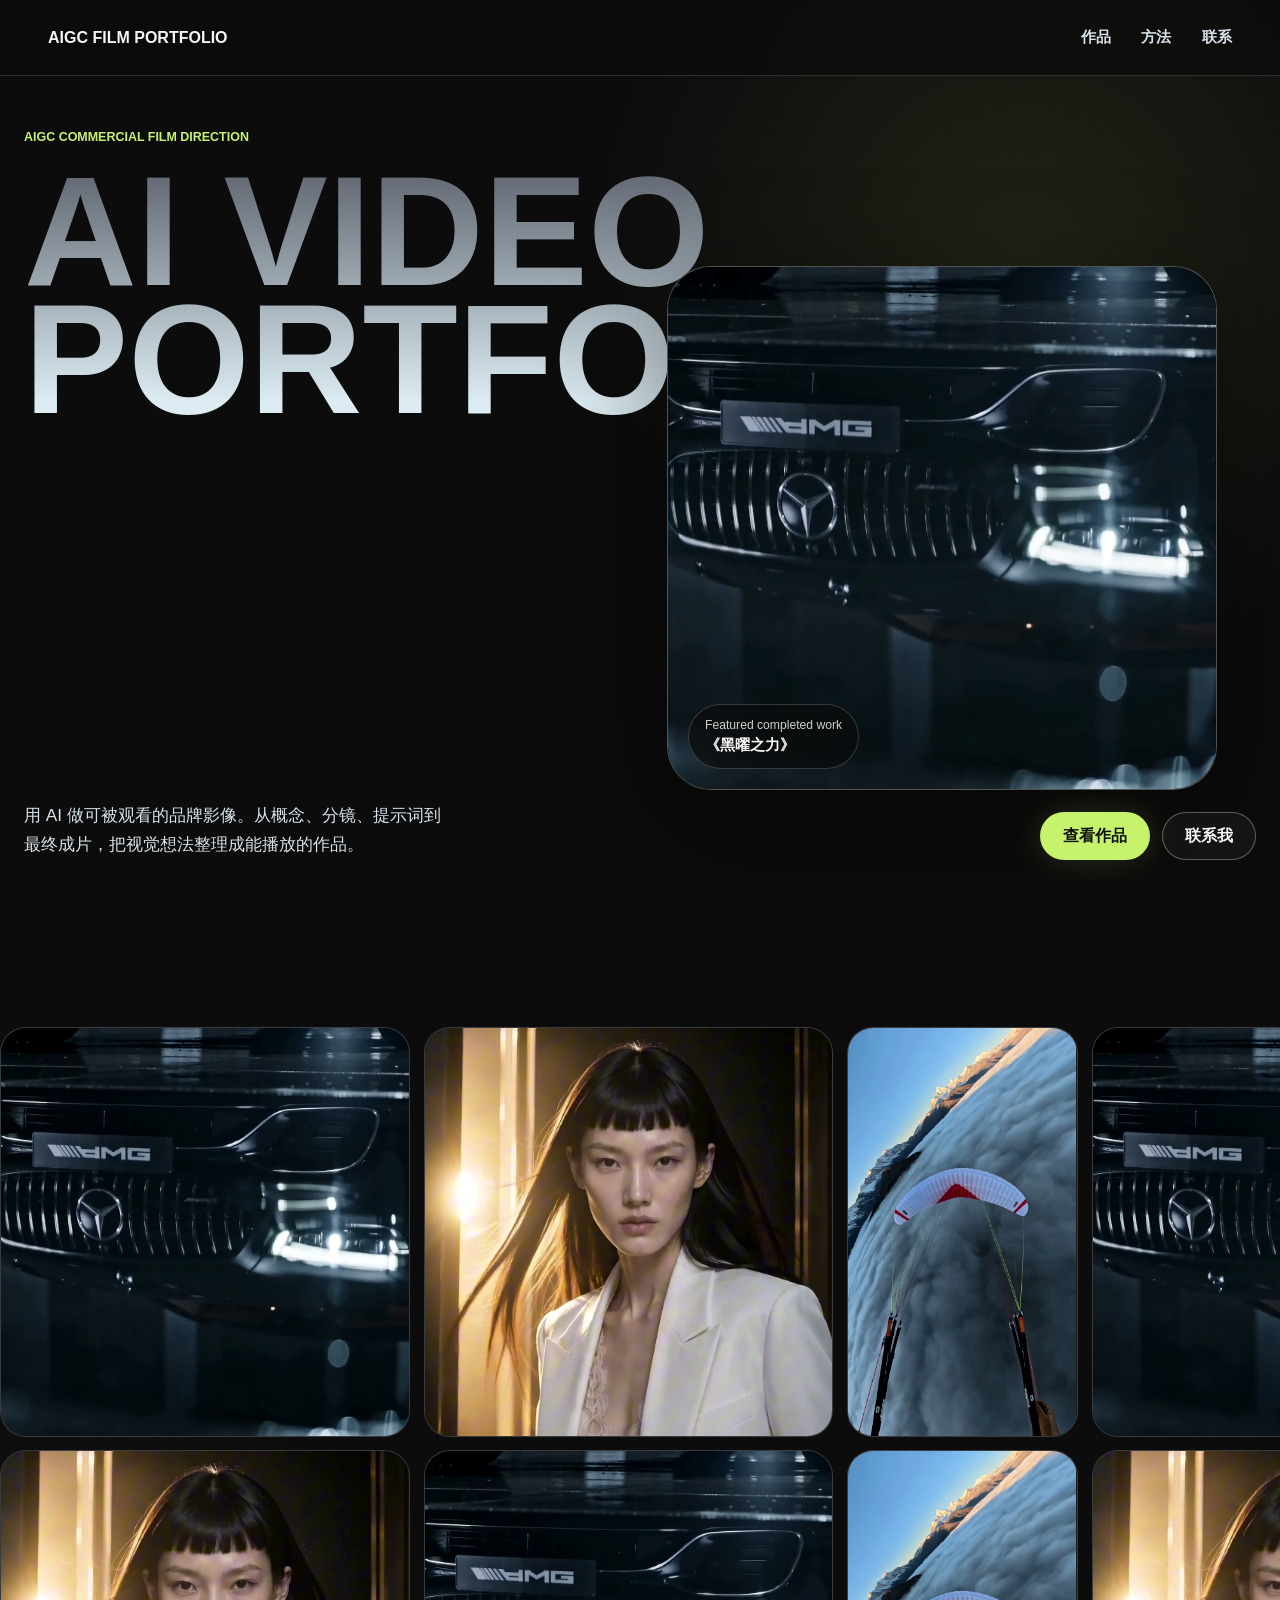
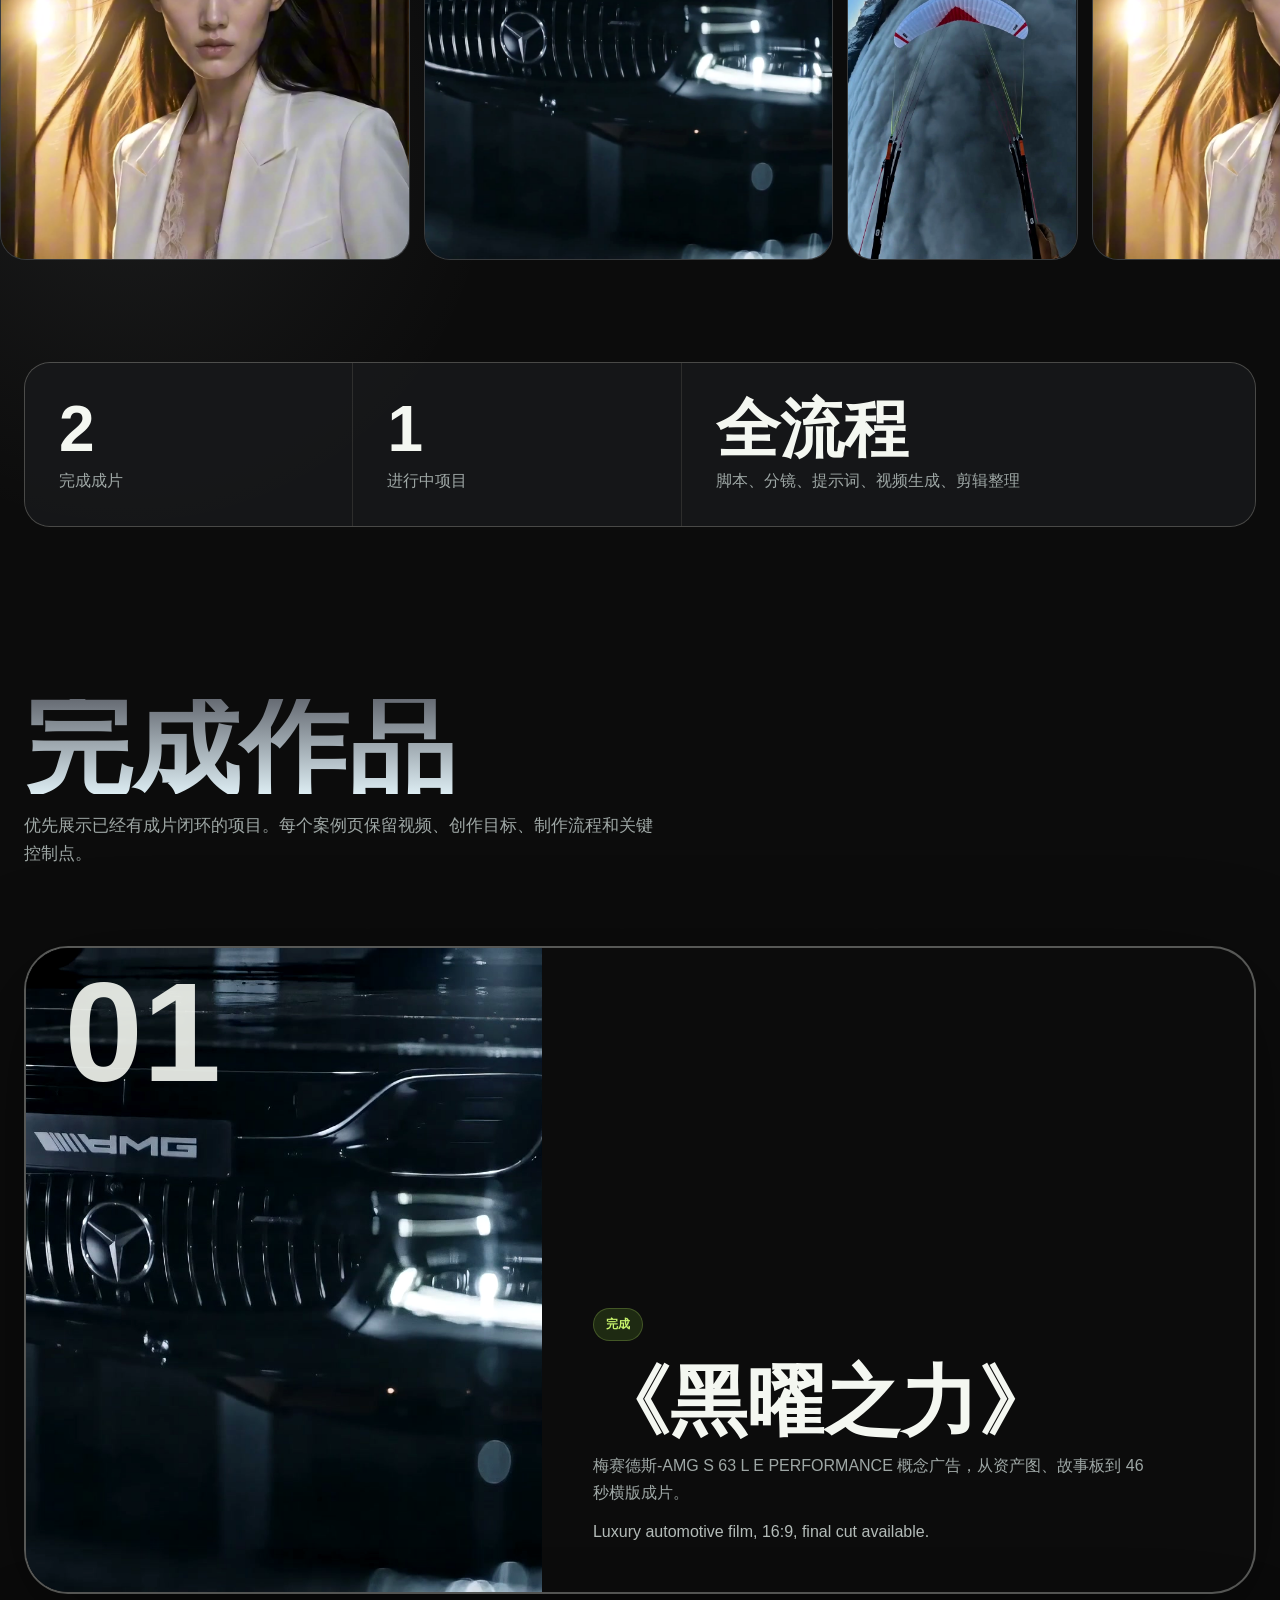
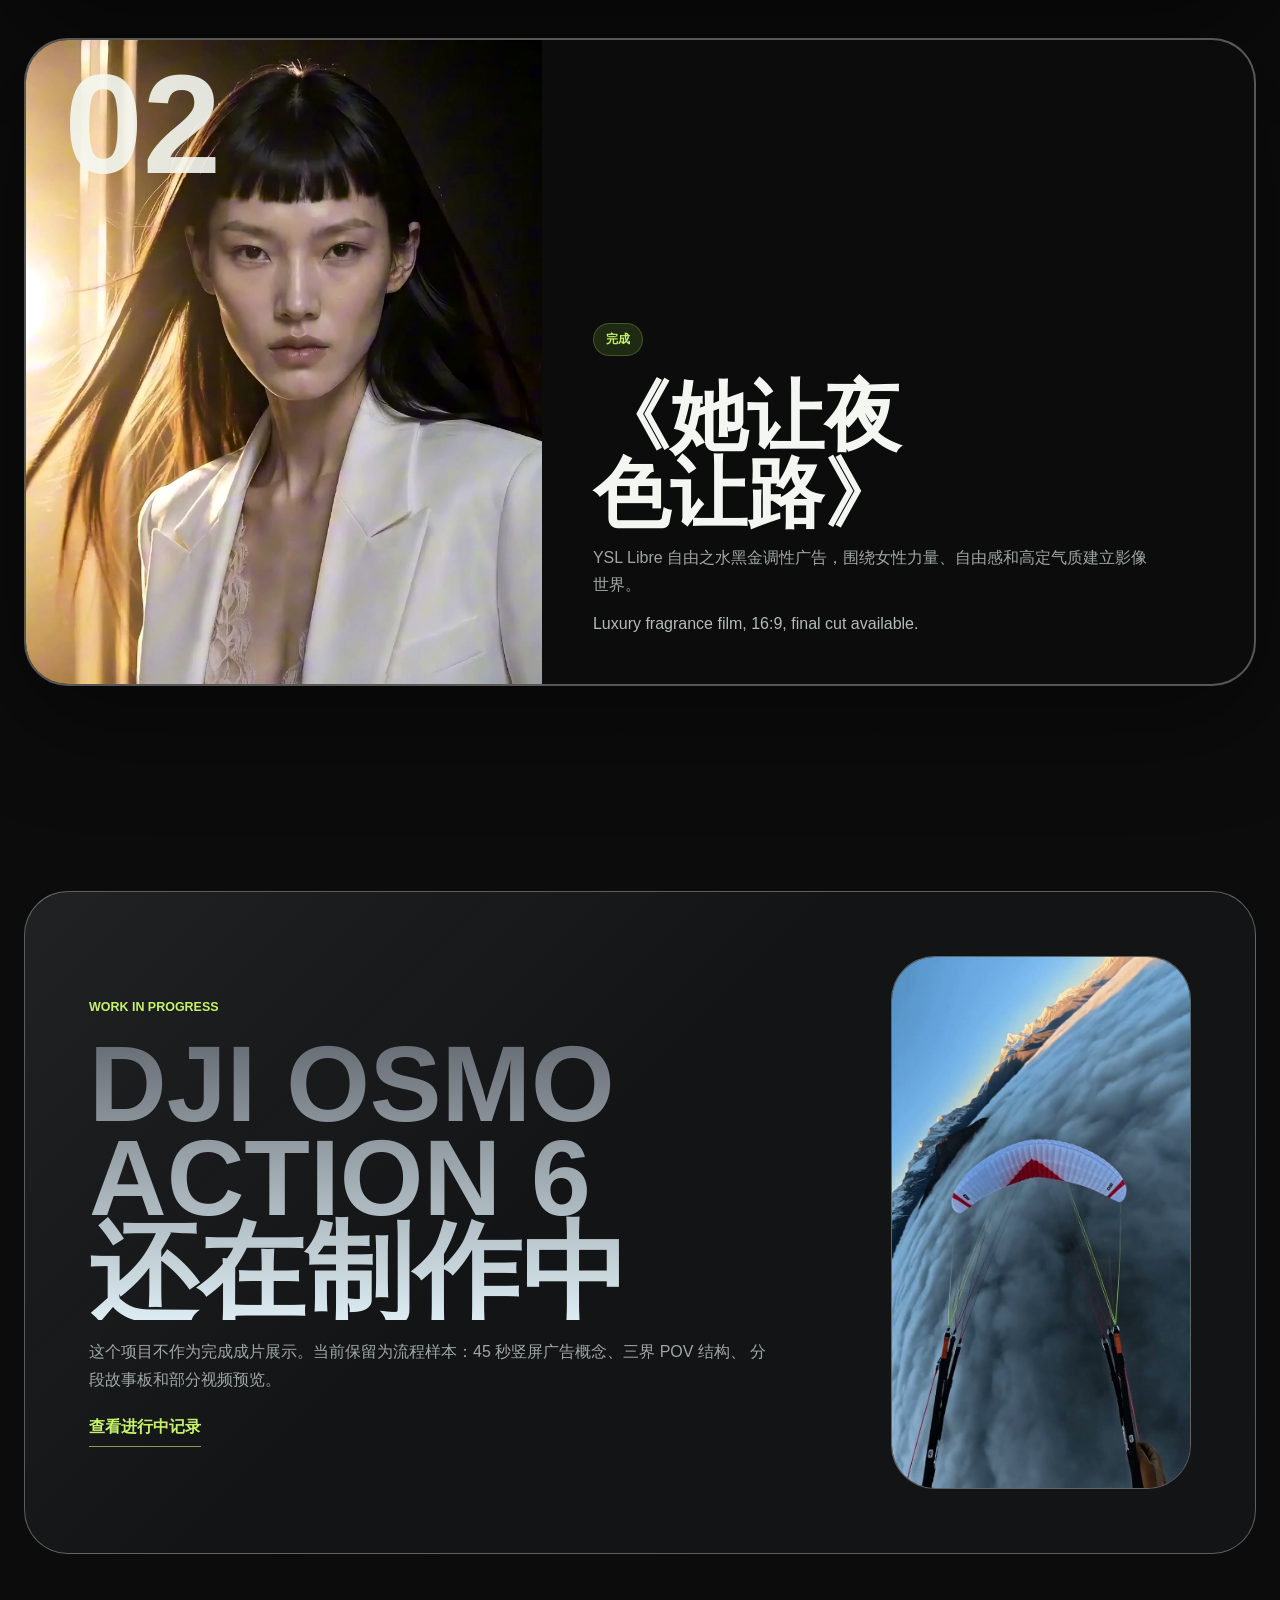
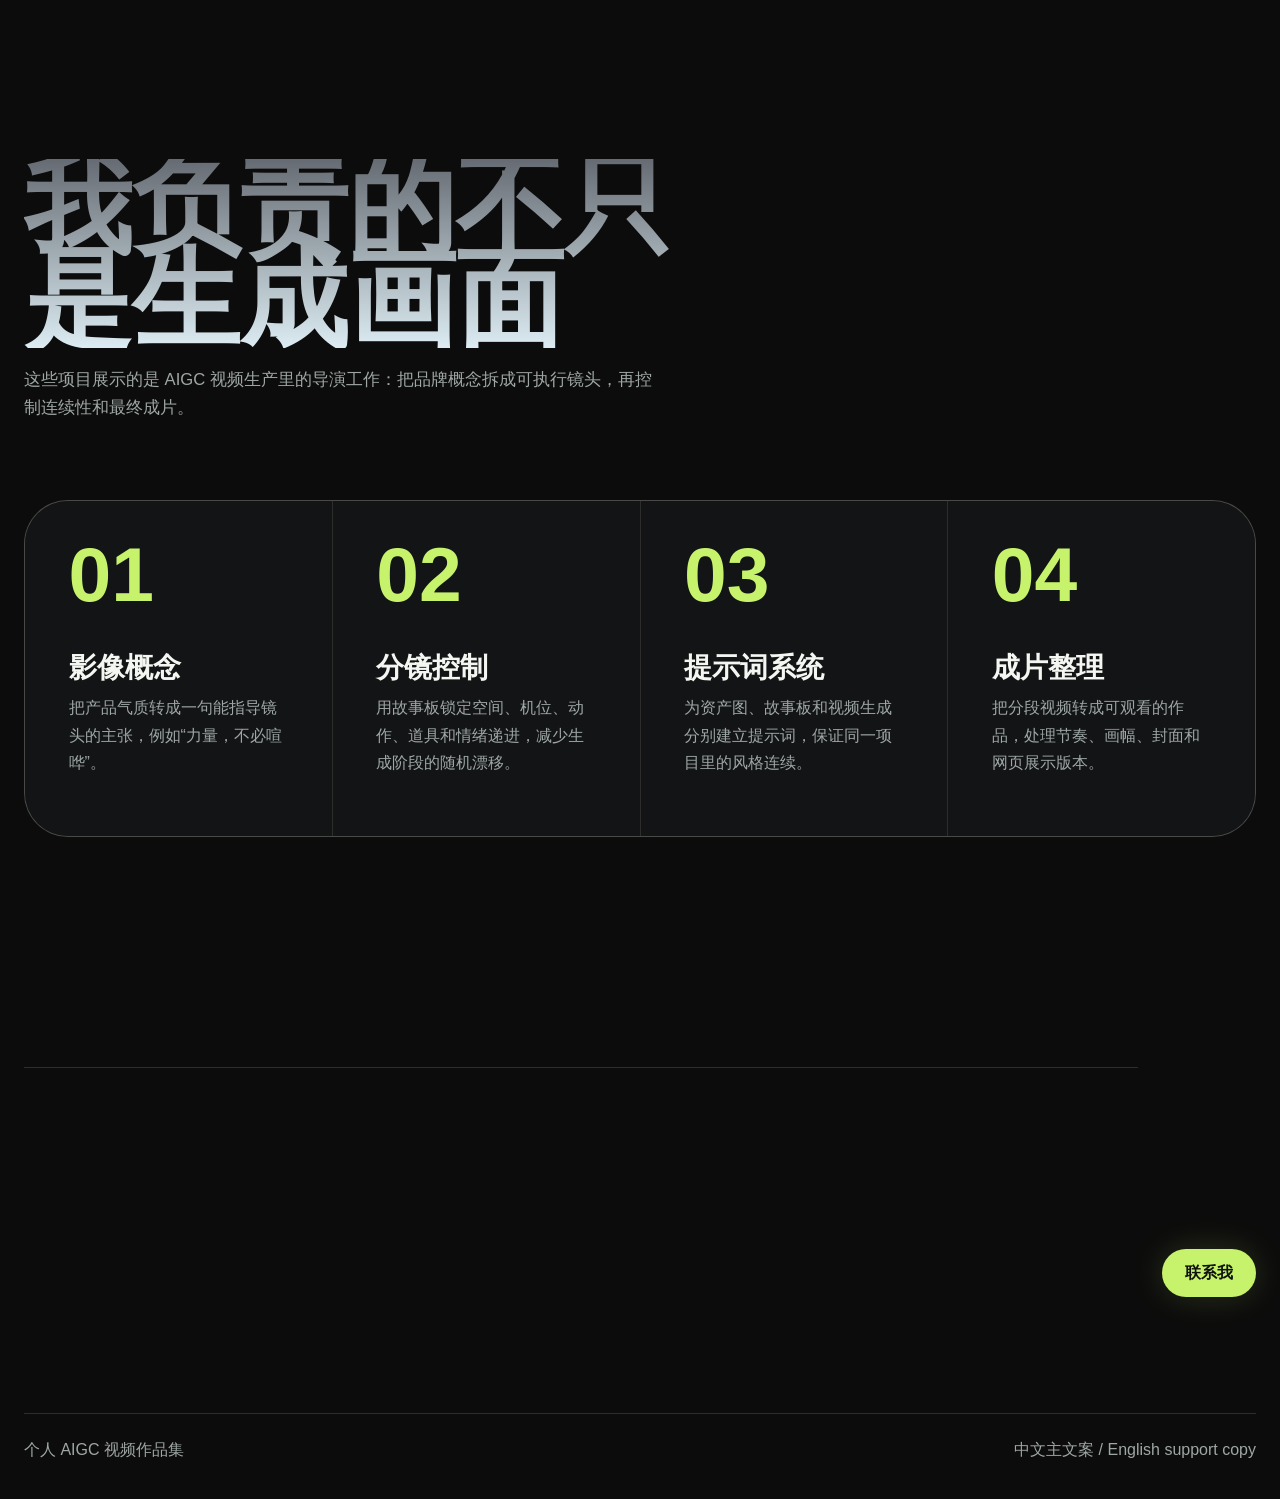
<file: index.html>
<!doctype html>
<html lang="zh-CN">
  <head>
    <meta charset="utf-8" />
    <meta name="viewport" content="width=device-width, initial-scale=1" />
    <title>AIGC 视频作品集 | Film Portfolio</title>
    <meta
      name="description"
      content="AIGC 视频项目作品集，展示豪华汽车、香水品牌影像与进行中的运动相机广告项目。"
    />
    <link rel="stylesheet" href="样式/主样式.css" />
  </head>
  <body>
    <a class="跳到内容" href="#主要内容">跳到主要内容</a>

    <header class="顶部导航" aria-label="主导航">
      <a class="品牌标识" href="index.html" aria-label="返回首页">
        <span>AIGC Film Portfolio</span>
      </a>
      <nav class="导航链接" aria-label="页面导航">
        <a href="#作品">作品</a>
        <a href="#方法">方法</a>
        <a href="#联系">联系</a>
      </nav>
    </header>

    <main id="主要内容">
      <section class="首页英雄" aria-label="作品集介绍">
        <div class="英雄标题层">
          <p class="小标签">AIGC Commercial Film Direction</p>
          <h1 class="渐变大标题">AI Video Portfolio</h1>
        </div>

        <div class="英雄媒体 磁吸目标" aria-label="视频预览">
          <video
            class="自动预览视频"
            src="素材/视频/AMG黑曜之力-预览.mp4"
            poster="素材/封面/AMG黑曜之力-封面.jpg"
            muted
            playsinline
            autoplay
            loop
          ></video>
          <div class="媒体说明">
            <span>Featured completed work</span>
            <strong>《黑曜之力》</strong>
          </div>
        </div>

        <div class="英雄底栏">
          <p>用 AI 做可被观看的品牌影像。从概念、分镜、提示词到最终成片，把视觉想法整理成能播放的作品。</p>
          <div class="英雄按钮组">
            <a class="主按钮" href="#作品">查看作品</a>
            <a class="次按钮" href="mailto:hello@example.com">联系我</a>
          </div>
        </div>
      </section>

      <section class="影像流" aria-label="视频作品片段">
        <div class="影像流轨道 向右">
          <a class="流媒体卡" href="案例/AMG黑曜之力.html" aria-label="查看 AMG 黑曜之力">
            <video class="悬停预览视频" src="素材/视频/AMG黑曜之力-预览.mp4" poster="素材/封面/AMG黑曜之力-封面.jpg" muted playsinline loop preload="metadata"></video>
          </a>
          <a class="流媒体卡" href="案例/YSL她让夜色让路.html" aria-label="查看 YSL 她让夜色让路">
            <video class="悬停预览视频" src="素材/视频/YSL她让夜色让路-预览.mp4" poster="素材/封面/YSL她让夜色让路-封面.jpg" muted playsinline loop preload="metadata"></video>
          </a>
          <a class="流媒体卡 竖版" href="案例/DJI无声三界视角-进行中.html" aria-label="查看 DJI 进行中项目">
            <video class="悬停预览视频" src="素材/视频/DJI无声三界视角-进行中短预览.mp4" poster="素材/封面/DJI无声三界视角-进行中封面.jpg" muted playsinline loop preload="metadata"></video>
          </a>
          <a class="流媒体卡" href="案例/AMG黑曜之力.html" aria-hidden="true" tabindex="-1">
            <video class="悬停预览视频" src="素材/视频/AMG黑曜之力-预览.mp4" poster="素材/封面/AMG黑曜之力-封面.jpg" muted playsinline loop preload="metadata"></video>
          </a>
          <a class="流媒体卡" href="案例/YSL她让夜色让路.html" aria-hidden="true" tabindex="-1">
            <video class="悬停预览视频" src="素材/视频/YSL她让夜色让路-预览.mp4" poster="素材/封面/YSL她让夜色让路-封面.jpg" muted playsinline loop preload="metadata"></video>
          </a>
        </div>
        <div class="影像流轨道 向左">
          <a class="流媒体卡" href="案例/YSL她让夜色让路.html" aria-label="查看 YSL 她让夜色让路">
            <video class="悬停预览视频" src="素材/视频/YSL她让夜色让路-预览.mp4" poster="素材/封面/YSL她让夜色让路-封面.jpg" muted playsinline loop preload="metadata"></video>
          </a>
          <a class="流媒体卡" href="案例/AMG黑曜之力.html" aria-label="查看 AMG 黑曜之力">
            <video class="悬停预览视频" src="素材/视频/AMG黑曜之力-预览.mp4" poster="素材/封面/AMG黑曜之力-封面.jpg" muted playsinline loop preload="metadata"></video>
          </a>
          <a class="流媒体卡 竖版" href="案例/DJI无声三界视角-进行中.html" aria-label="查看 DJI 进行中项目">
            <video class="悬停预览视频" src="素材/视频/DJI无声三界视角-进行中短预览.mp4" poster="素材/封面/DJI无声三界视角-进行中封面.jpg" muted playsinline loop preload="metadata"></video>
          </a>
          <a class="流媒体卡" href="案例/YSL她让夜色让路.html" aria-hidden="true" tabindex="-1">
            <video class="悬停预览视频" src="素材/视频/YSL她让夜色让路-预览.mp4" poster="素材/封面/YSL她让夜色让路-封面.jpg" muted playsinline loop preload="metadata"></video>
          </a>
          <a class="流媒体卡" href="案例/AMG黑曜之力.html" aria-hidden="true" tabindex="-1">
            <video class="悬停预览视频" src="素材/视频/AMG黑曜之力-预览.mp4" poster="素材/封面/AMG黑曜之力-封面.jpg" muted playsinline loop preload="metadata"></video>
          </a>
        </div>
      </section>

      <section class="概览带" aria-label="作品集概览">
        <article>
          <strong>2</strong>
          <span>完成成片</span>
        </article>
        <article>
          <strong>1</strong>
          <span>进行中项目</span>
        </article>
        <article>
          <strong>全流程</strong>
          <span>脚本、分镜、提示词、视频生成、剪辑整理</span>
        </article>
      </section>

      <section id="作品" class="作品区">
        <div class="区块标题">
          <h2>完成作品</h2>
          <p>优先展示已经有成片闭环的项目。每个案例页保留视频、创作目标、制作流程和关键控制点。</p>
        </div>

        <div class="完成作品网格">
          <article class="大型作品卡">
            <a href="案例/AMG黑曜之力.html" aria-label="查看 AMG 黑曜之力案例">
              <div class="卡片编号">01</div>
              <div class="卡片媒体 横版">
                <video
                  class="悬停预览视频"
                  src="素材/视频/AMG黑曜之力-预览.mp4"
                  poster="素材/封面/AMG黑曜之力-封面.jpg"
                  muted
                  playsinline
                  loop
                  preload="metadata"
                ></video>
              </div>
              <div class="卡片内容">
                <span class="状态标签">完成</span>
                <h3>《黑曜之力》</h3>
                <p>梅赛德斯-AMG S 63 L E PERFORMANCE 概念广告，从资产图、故事板到 46 秒横版成片。</p>
                <span class="英文说明">Luxury automotive film, 16:9, final cut available.</span>
              </div>
            </a>
          </article>

          <article class="大型作品卡 紧凑">
            <a href="案例/YSL她让夜色让路.html" aria-label="查看 YSL 她让夜色让路案例">
              <div class="卡片编号">02</div>
              <div class="卡片媒体 横版">
                <video
                  class="悬停预览视频"
                  src="素材/视频/YSL她让夜色让路-预览.mp4"
                  poster="素材/封面/YSL她让夜色让路-封面.jpg"
                  muted
                  playsinline
                  loop
                  preload="metadata"
                ></video>
              </div>
              <div class="卡片内容">
                <span class="状态标签">完成</span>
                <h3>《她让夜色让路》</h3>
                <p>YSL Libre 自由之水黑金调性广告，围绕女性力量、自由感和高定气质建立影像世界。</p>
                <span class="英文说明">Luxury fragrance film, 16:9, final cut available.</span>
              </div>
            </a>
          </article>
        </div>
      </section>

      <section class="进行中区" aria-label="进行中项目">
        <div class="进行中内容">
          <div>
            <p class="小标签">Work In Progress</p>
            <h2>DJI Osmo Action 6 还在制作中</h2>
            <p>
              这个项目不作为完成成片展示。当前保留为流程样本：45 秒竖屏广告概念、三界 POV 结构、
              分段故事板和部分视频预览。
            </p>
            <a class="文本链接" href="案例/DJI无声三界视角-进行中.html">查看进行中记录</a>
          </div>
          <a class="竖版预览卡" href="案例/DJI无声三界视角-进行中.html" aria-label="查看 DJI 进行中项目">
            <video
              class="悬停预览视频"
              src="素材/视频/DJI无声三界视角-进行中短预览.mp4"
              poster="素材/封面/DJI无声三界视角-进行中封面.jpg"
              muted
              playsinline
              loop
              preload="metadata"
            ></video>
          </a>
        </div>
      </section>

      <section id="方法" class="方法区">
        <div class="区块标题">
          <h2>我负责的不只是生成画面</h2>
          <p>这些项目展示的是 AIGC 视频生产里的导演工作：把品牌概念拆成可执行镜头，再控制连续性和最终成片。</p>
        </div>
        <div class="方法网格">
          <article>
            <span>01</span>
            <h3>影像概念</h3>
            <p>把产品气质转成一句能指导镜头的主张，例如“力量，不必喧哗”。</p>
          </article>
          <article>
            <span>02</span>
            <h3>分镜控制</h3>
            <p>用故事板锁定空间、机位、动作、道具和情绪递进，减少生成阶段的随机漂移。</p>
          </article>
          <article>
            <span>03</span>
            <h3>提示词系统</h3>
            <p>为资产图、故事板和视频生成分别建立提示词，保证同一项目里的风格连续。</p>
          </article>
          <article>
            <span>04</span>
            <h3>成片整理</h3>
            <p>把分段视频转成可观看的作品，处理节奏、画幅、封面和网页展示版本。</p>
          </article>
        </div>
      </section>

      <section id="联系" class="联系区">
        <div class="联系留白" aria-hidden="true"></div>
        <a class="主按钮" href="mailto:hello@example.com">联系我</a>
      </section>
    </main>

    <footer class="页脚">
      <span>个人 AIGC 视频作品集</span>
      <span>中文主文案 / English support copy</span>
    </footer>

    <script src="脚本/交互.js"></script>
  </body>
</html>
</file>
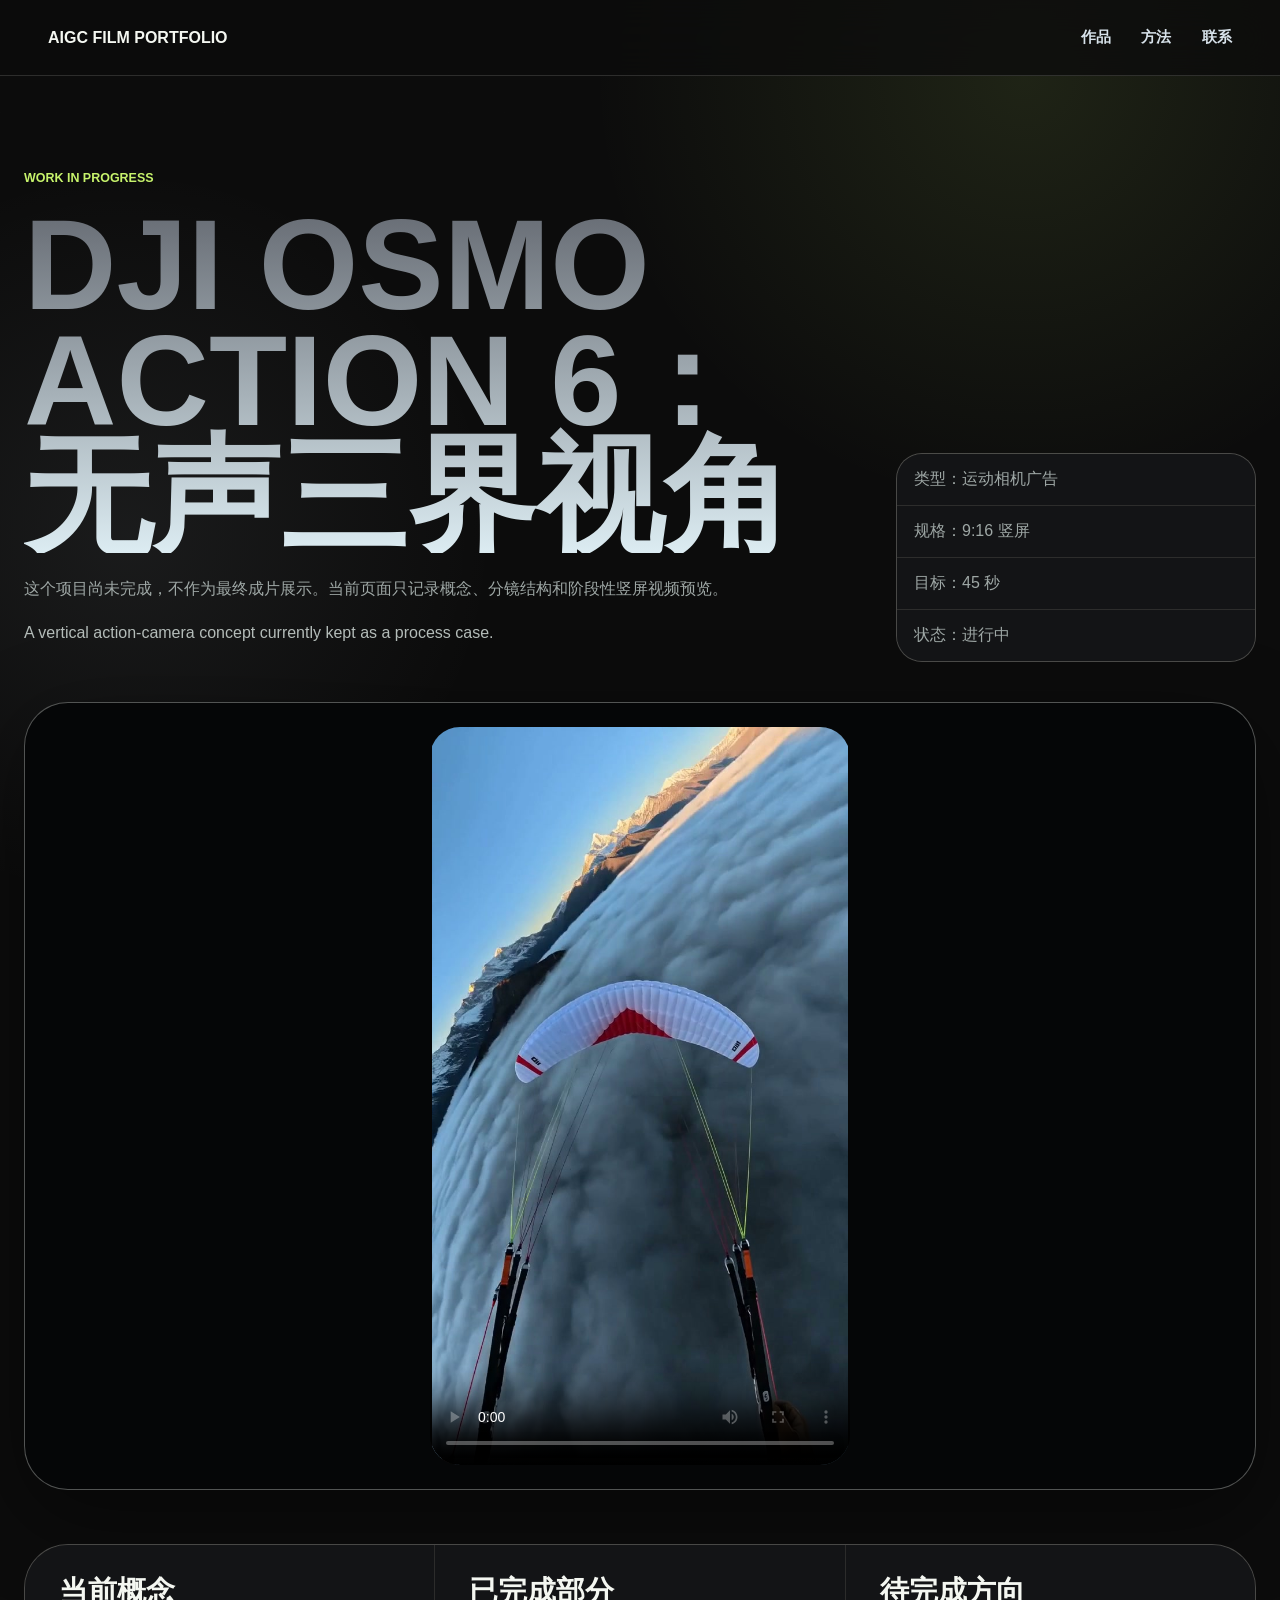
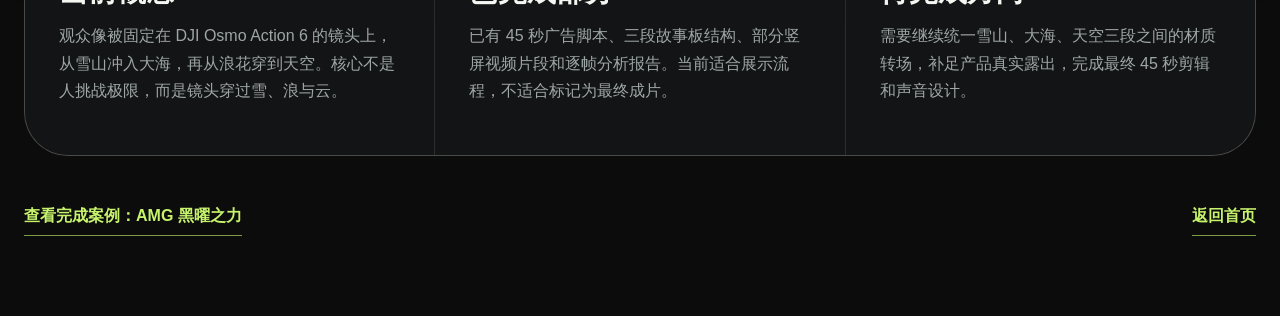
<file: 案例/DJI无声三界视角-进行中.html>
<!doctype html>
<html lang="zh-CN">
  <head>
    <meta charset="utf-8" />
    <meta name="viewport" content="width=device-width, initial-scale=1" />
    <title>DJI Osmo Action 6 进行中 | AIGC 视频作品集</title>
    <link rel="stylesheet" href="../样式/主样式.css" />
  </head>
  <body>
    <a class="跳到内容" href="#主要内容">跳到主要内容</a>
    <header class="顶部导航">
      <a class="品牌标识" href="../index.html">AIGC Film Portfolio</a>
      <nav class="导航链接" aria-label="案例导航">
        <a href="../index.html#作品">作品</a>
        <a href="../index.html#方法">方法</a>
        <a href="mailto:hello@example.com">联系</a>
      </nav>
    </header>

    <main id="主要内容" class="案例页面">
      <section class="案例英雄">
        <div class="案例标题">
          <p class="小标签">Work In Progress</p>
          <h1>DJI Osmo Action 6：无声三界视角</h1>
          <p>这个项目尚未完成，不作为最终成片展示。当前页面只记录概念、分镜结构和阶段性竖屏视频预览。</p>
          <p class="英文副标题">A vertical action-camera concept currently kept as a process case.</p>
        </div>
        <div class="案例元信息">
          <span>类型：运动相机广告</span>
          <span>规格：9:16 竖屏</span>
          <span>目标：45 秒</span>
          <span>状态：进行中</span>
        </div>
      </section>

      <section class="竖版播放器区">
        <video
          class="竖版播放器"
          src="../素材/视频/DJI无声三界视角-进行中预览.mp4"
          poster="../素材/封面/DJI无声三界视角-进行中封面.jpg"
          controls
          playsinline
          preload="metadata"
        ></video>
      </section>

      <section class="案例正文">
        <article>
          <h2>当前概念</h2>
          <p>观众像被固定在 DJI Osmo Action 6 的镜头上，从雪山冲入大海，再从浪花穿到天空。核心不是人挑战极限，而是镜头穿过雪、浪与云。</p>
        </article>
        <article>
          <h2>已完成部分</h2>
          <p>已有 45 秒广告脚本、三段故事板结构、部分竖屏视频片段和逐帧分析报告。当前适合展示流程，不适合标记为最终成片。</p>
        </article>
        <article>
          <h2>待完成方向</h2>
          <p>需要继续统一雪山、大海、天空三段之间的材质转场，补足产品真实露出，完成最终 45 秒剪辑和声音设计。</p>
        </article>
      </section>

      <section class="下一项">
        <a class="文本链接" href="AMG黑曜之力.html">查看完成案例：AMG 黑曜之力</a>
        <a class="文本链接" href="../index.html">返回首页</a>
      </section>
    </main>

    <script src="../脚本/交互.js"></script>
  </body>
</html>
</file>
<file: 样式/主样式.css>
:root {
  color-scheme: dark;
  --背景: #0c0c0c;
  --表面: #131416;
  --表面二: #1a1d20;
  --文字: #f4f7f1;
  --弱文字: #9ea7a5;
  --细线: rgba(244, 247, 241, 0.14);
  --强线: rgba(244, 247, 241, 0.32);
  --强调: #c7f36c;
  --强调深: #1e2a12;
  --阴影: rgba(0, 0, 0, 0.46);
  --圆角: 26px;
  --圆角大: 44px;
  --最大宽: 1440px;
  font-family: "Kanit", "Aptos", "Segoe UI", "Microsoft YaHei", sans-serif;
}

* {
  box-sizing: border-box;
}

html {
  scroll-behavior: smooth;
  background: var(--背景);
}

body {
  margin: 0;
  overflow-x: clip;
  background:
    radial-gradient(circle at 80% 4%, rgba(199, 243, 108, 0.1), transparent 27rem),
    radial-gradient(circle at 10% 28%, rgba(215, 226, 234, 0.07), transparent 23rem),
    var(--背景);
  color: var(--文字);
  letter-spacing: 0;
}

body::before {
  content: "";
  position: fixed;
  inset: 0;
  z-index: 5;
  pointer-events: none;
  opacity: 0.14;
  background-image:
    linear-gradient(rgba(255, 255, 255, 0.035) 1px, transparent 1px),
    linear-gradient(90deg, rgba(255, 255, 255, 0.035) 1px, transparent 1px);
  background-size: 56px 56px;
  mask-image: linear-gradient(180deg, black, transparent 75%);
}

a {
  color: inherit;
  text-decoration: none;
}

img,
video {
  display: block;
  max-width: 100%;
}

h1,
h2,
h3,
p {
  margin-top: 0;
}

h1,
h2,
h3 {
  text-wrap: balance;
}

h1 {
  margin-bottom: 22px;
  font-size: clamp(4rem, 10vw, 9.6rem);
  line-height: 0.9;
  letter-spacing: 0;
}

h2 {
  margin-bottom: 18px;
  font-size: clamp(3rem, 8.4vw, 8.8rem);
  line-height: 0.88;
  letter-spacing: 0;
}

h3 {
  margin-bottom: 12px;
  font-size: clamp(1.6rem, 3vw, 2.6rem);
  line-height: 1;
}

p {
  color: var(--弱文字);
  line-height: 1.72;
}

.跳到内容 {
  position: fixed;
  left: 1rem;
  top: 1rem;
  z-index: 20;
  padding: 0.65rem 0.9rem;
  background: var(--强调);
  color: #10120e;
  border-radius: 999px;
  transform: translateY(-150%);
}

.跳到内容:focus {
  transform: translateY(0);
}

.顶部导航 {
  position: sticky;
  top: 0;
  z-index: 10;
  display: flex;
  align-items: center;
  justify-content: space-between;
  min-height: 76px;
  padding: 0 clamp(18px, 4vw, 48px);
  border-bottom: 1px solid var(--细线);
  background: rgba(12, 12, 12, 0.78);
  backdrop-filter: blur(22px);
}

.品牌标识 {
  font-weight: 800;
  letter-spacing: 0;
  text-transform: uppercase;
}

.导航链接 {
  display: flex;
  align-items: center;
  gap: clamp(14px, 2.4vw, 34px);
  color: #d7e2ea;
  font-size: clamp(0.86rem, 1.2vw, 1.15rem);
  font-weight: 700;
}

.导航链接 a {
  text-transform: uppercase;
  transition: opacity 180ms ease, color 180ms ease;
}

.导航链接 a:hover,
.导航链接 a:focus-visible {
  color: var(--文字);
  opacity: 0.72;
}

.首页英雄 {
  position: relative;
  display: grid;
  width: min(var(--最大宽), calc(100% - 48px));
  min-height: calc(100dvh - 76px);
  margin: 0 auto;
  padding: clamp(28px, 4vw, 58px) 0 clamp(28px, 5vw, 70px);
  isolation: isolate;
}

.英雄标题层 {
  position: relative;
  z-index: 1;
  align-self: start;
}

.小标签 {
  margin: 0 0 18px;
  color: var(--强调);
  font-size: 0.78rem;
  font-weight: 800;
  letter-spacing: 0;
  text-transform: uppercase;
}

.渐变大标题 {
  max-width: 100%;
  margin: 0;
  background: linear-gradient(180deg, #5f6570 0%, #dcecf2 92%);
  -webkit-background-clip: text;
  background-clip: text;
  color: transparent;
  font-size: clamp(3.5rem, 12.2vw, 13rem);
  font-weight: 900;
  line-height: 0.82;
  text-transform: uppercase;
}

.英雄媒体 {
  position: absolute;
  right: clamp(0px, 3vw, 44px);
  top: clamp(112px, 22vh, 190px);
  z-index: 2;
  width: min(43vw, 620px);
  min-width: 420px;
  min-height: min(58dvh, 680px);
  overflow: hidden;
  border: 1px solid var(--强线);
  border-radius: var(--圆角大);
  background: #050607;
  box-shadow: 0 34px 120px var(--阴影);
  transition: transform 320ms ease, border-color 220ms ease;
  will-change: transform;
}

.英雄媒体:hover {
  border-color: rgba(199, 243, 108, 0.48);
}

.英雄媒体 video {
  width: 100%;
  height: 100%;
  min-height: min(58dvh, 680px);
  object-fit: cover;
}

.媒体说明 {
  position: absolute;
  left: 20px;
  bottom: 20px;
  display: grid;
  gap: 4px;
  max-width: calc(100% - 40px);
  padding: 13px 16px;
  border: 1px solid rgba(255, 255, 255, 0.18);
  border-radius: 999px;
  background: rgba(12, 12, 12, 0.66);
  backdrop-filter: blur(18px);
}

.媒体说明 span {
  color: #cbd2cc;
  font-size: 0.76rem;
}

.媒体说明 strong {
  font-size: 0.94rem;
}

.英雄底栏 {
  position: relative;
  z-index: 3;
  align-self: end;
  display: flex;
  align-items: end;
  justify-content: space-between;
  gap: 28px;
  padding-top: 42vh;
}

.英雄底栏 p {
  max-width: 430px;
  margin-bottom: 0;
  color: #d7e2ea;
  font-size: clamp(0.96rem, 1.35vw, 1.35rem);
  font-weight: 500;
  text-transform: uppercase;
}

.英雄按钮组 {
  display: flex;
  flex-wrap: wrap;
  justify-content: flex-end;
  gap: 12px;
}

.主按钮,
.次按钮 {
  display: inline-flex;
  align-items: center;
  justify-content: center;
  min-height: 48px;
  padding: 0 22px;
  border-radius: 999px;
  font-weight: 800;
  white-space: nowrap;
  transition: transform 180ms ease, background 180ms ease, color 180ms ease, border-color 180ms ease;
}

.主按钮 {
  border: 1px solid rgba(199, 243, 108, 0.72);
  background: var(--强调);
  color: #10120e;
  box-shadow: 0 0 34px rgba(199, 243, 108, 0.16);
}

.次按钮 {
  border: 1px solid var(--强线);
  color: var(--文字);
  background: rgba(255, 255, 255, 0.04);
}

.主按钮:hover,
.次按钮:hover {
  transform: translateY(-1px);
}

.主按钮:active,
.次按钮:active {
  transform: translateY(1px);
}

.影像流 {
  width: 100%;
  padding: clamp(54px, 8vw, 110px) 0 24px;
  overflow: hidden;
}

.影像流轨道 {
  display: flex;
  gap: 14px;
  width: max-content;
  margin-bottom: 14px;
  will-change: transform;
}

.影像流轨道.向右 {
  animation: 影像向右 38s linear infinite;
}

.影像流轨道.向左 {
  animation: 影像向左 42s linear infinite;
}

.流媒体卡 {
  width: clamp(260px, 32vw, 460px);
  aspect-ratio: 16 / 9;
  overflow: hidden;
  border: 1px solid var(--细线);
  border-radius: var(--圆角);
  background: var(--表面二);
}

.流媒体卡.竖版 {
  width: clamp(150px, 18vw, 250px);
  aspect-ratio: 9 / 16;
}

.流媒体卡 video {
  width: 100%;
  height: 100%;
  object-fit: cover;
  filter: saturate(0.92) contrast(1.05);
  transition: transform 520ms ease, filter 520ms ease;
}

.流媒体卡:hover video,
.流媒体卡:focus-visible video {
  transform: scale(1.04);
  filter: saturate(1.08) contrast(1.04);
}

@keyframes 影像向右 {
  from {
    transform: translateX(-22%);
  }
  to {
    transform: translateX(0);
  }
}

@keyframes 影像向左 {
  from {
    transform: translateX(0);
  }
  to {
    transform: translateX(-22%);
  }
}

.概览带 {
  display: grid;
  grid-template-columns: 0.8fr 0.8fr 1.4fr;
  gap: 1px;
  width: min(var(--最大宽), calc(100% - 48px));
  margin: 64px auto 70px;
  overflow: hidden;
  border: 1px solid var(--细线);
  border-radius: var(--圆角);
  background: var(--细线);
}

.概览带 article {
  padding: clamp(22px, 3vw, 34px);
  background: rgba(19, 20, 22, 0.88);
}

.概览带 strong {
  display: block;
  margin-bottom: 10px;
  color: var(--文字);
  font-size: clamp(2.5rem, 5vw, 4.6rem);
  line-height: 1;
}

.概览带 span {
  color: var(--弱文字);
}

.作品区,
.方法区,
.联系区,
.进行中区,
.案例页面 {
  width: min(var(--最大宽), calc(100% - 48px));
  margin: 0 auto;
}

.作品区,
.方法区,
.进行中区 {
  padding: clamp(58px, 8vw, 112px) 0;
}

.区块标题 {
  max-width: 880px;
  margin-bottom: clamp(34px, 6vw, 78px);
}

.区块标题 h2,
.进行中内容 h2,
.案例标题 h1 {
  background: linear-gradient(180deg, #666b73 0%, #dcecf2 100%);
  -webkit-background-clip: text;
  background-clip: text;
  color: transparent;
  font-weight: 900;
  text-transform: uppercase;
}

.区块标题 p {
  max-width: 640px;
  font-size: 1.04rem;
}

.完成作品网格 {
  display: grid;
  gap: clamp(22px, 4vw, 44px);
}

.大型作品卡 {
  position: relative;
}

.大型作品卡 a {
  position: sticky;
  top: 96px;
  display: grid;
  grid-template-columns: minmax(240px, 0.84fr) minmax(0, 1.16fr);
  min-height: min(72dvh, 680px);
  overflow: hidden;
  border: 2px solid var(--强线);
  border-radius: var(--圆角大);
  background: #0c0c0c;
  box-shadow: 0 30px 110px var(--阴影);
  transition: transform 220ms ease, border-color 220ms ease;
}

.大型作品卡.紧凑 a {
  top: 124px;
}

.大型作品卡 a:hover,
.大型作品卡 a:focus-visible {
  transform: translateY(-4px);
  border-color: rgba(199, 243, 108, 0.58);
}

.卡片编号 {
  position: absolute;
  left: clamp(22px, 3vw, 42px);
  top: clamp(18px, 2.4vw, 34px);
  z-index: 2;
  color: rgba(244, 247, 241, 0.9);
  font-size: clamp(4.5rem, 11vw, 12rem);
  font-weight: 900;
  line-height: 0.78;
}

.卡片媒体 {
  position: relative;
  overflow: hidden;
  background: var(--表面二);
}

.卡片媒体.横版 {
  aspect-ratio: auto;
  min-height: 100%;
}

.卡片媒体 video,
.竖版预览卡 video {
  width: 100%;
  height: 100%;
  object-fit: cover;
  transition: transform 620ms ease, filter 620ms ease;
}

.卡片媒体 video {
  filter: saturate(0.88) contrast(1.08);
}

.大型作品卡 a:hover video,
.竖版预览卡:hover video {
  transform: scale(1.035);
  filter: saturate(1.08) contrast(1.04);
}

.卡片内容 {
  display: flex;
  flex-direction: column;
  justify-content: end;
  padding: clamp(28px, 4vw, 58px);
}

.卡片内容 h3 {
  max-width: 12ch;
  font-size: clamp(2.4rem, 6vw, 6.4rem);
  font-weight: 900;
}

.卡片内容 p {
  max-width: 560px;
}

.状态标签 {
  display: inline-flex;
  align-self: flex-start;
  margin-bottom: 22px;
  padding: 7px 12px;
  border: 1px solid rgba(199, 243, 108, 0.22);
  border-radius: 999px;
  background: var(--强调深);
  color: var(--强调);
  font-size: 0.78rem;
  font-weight: 800;
}

.英文副标题,
.英文说明 {
  color: color-mix(in srgb, var(--弱文字) 74%, var(--文字));
}

.进行中内容 {
  display: grid;
  grid-template-columns: minmax(0, 1fr) minmax(220px, 340px);
  gap: clamp(28px, 6vw, 80px);
  align-items: center;
  padding: clamp(28px, 5vw, 66px);
  border: 1px solid var(--强线);
  border-radius: var(--圆角大);
  background:
    linear-gradient(135deg, rgba(255, 255, 255, 0.06), transparent 44%),
    var(--表面);
}

.进行中内容 h2 {
  max-width: 11ch;
}

.文本链接 {
  display: inline-flex;
  align-items: center;
  min-height: 38px;
  color: var(--强调);
  font-weight: 800;
  border-bottom: 1px solid rgba(199, 243, 108, 0.62);
}

.竖版预览卡 {
  justify-self: end;
  width: min(100%, 300px);
  aspect-ratio: 9 / 16;
  overflow: hidden;
  border: 1px solid var(--强线);
  border-radius: var(--圆角大);
  background: var(--表面二);
}

.方法网格 {
  display: grid;
  grid-template-columns: repeat(4, minmax(0, 1fr));
  gap: 1px;
  overflow: hidden;
  border: 1px solid var(--细线);
  border-radius: var(--圆角大);
  background: var(--细线);
}

.方法网格 article {
  min-height: 320px;
  padding: clamp(26px, 3.4vw, 44px);
  background: var(--表面);
}

.方法网格 span {
  display: block;
  margin-bottom: 48px;
  color: var(--强调);
  font-size: clamp(2.6rem, 6vw, 5.6rem);
  font-weight: 900;
  line-height: 0.8;
}

.方法网格 h3 {
  font-size: clamp(1.4rem, 2.2vw, 2rem);
}

.联系区 {
  display: grid;
  grid-template-columns: minmax(0, 1fr) auto;
  gap: 24px;
  align-items: end;
  padding: clamp(70px, 10vw, 140px) 0 clamp(72px, 9vw, 120px);
}

.联系留白 {
  min-height: clamp(90px, 18vw, 230px);
  border-top: 1px solid var(--细线);
}

.页脚 {
  display: flex;
  justify-content: space-between;
  gap: 18px;
  width: min(var(--最大宽), calc(100% - 48px));
  margin: 0 auto;
  padding: 26px 0 38px;
  border-top: 1px solid var(--细线);
  color: var(--弱文字);
}

.案例页面 {
  padding-bottom: 80px;
}

.案例英雄 {
  display: grid;
  grid-template-columns: minmax(0, 1fr) minmax(260px, 360px);
  gap: 40px;
  align-items: end;
  padding: clamp(54px, 8vw, 92px) 0 40px;
}

.案例标题 h1 {
  max-width: 12ch;
}

.案例标题 p {
  max-width: 760px;
}

.案例元信息 {
  display: grid;
  gap: 1px;
  overflow: hidden;
  border: 1px solid var(--细线);
  border-radius: var(--圆角);
  background: var(--细线);
}

.案例元信息 span {
  padding: 15px 17px;
  background: var(--表面);
  color: var(--弱文字);
}

.播放器区,
.竖版播放器区 {
  display: grid;
  place-items: center;
  overflow: hidden;
  margin-bottom: 54px;
  border: 1px solid var(--强线);
  border-radius: var(--圆角大);
  background: #050607;
  box-shadow: 0 28px 90px var(--阴影);
}

.主播放器 {
  width: 100%;
  aspect-ratio: 16 / 9;
  background: #050607;
}

.竖版播放器区 {
  padding: 24px;
}

.竖版播放器 {
  width: min(100%, 420px);
  max-height: 82dvh;
  aspect-ratio: 9 / 16;
  border-radius: calc(var(--圆角大) - 14px);
  background: #050607;
}

.案例正文 {
  display: grid;
  grid-template-columns: 1fr 1fr 1fr;
  gap: 1px;
  overflow: hidden;
  border: 1px solid var(--细线);
  border-radius: var(--圆角大);
  background: var(--细线);
}

.案例正文 article {
  padding: clamp(24px, 3vw, 34px);
  background: var(--表面);
}

.案例正文 h2 {
  font-size: 1.8rem;
}

.下一项 {
  display: flex;
  justify-content: space-between;
  gap: 18px;
  padding: 42px 0 0;
}

@media (prefers-reduced-motion: reduce) {
  *,
  *::before,
  *::after {
    scroll-behavior: auto !important;
    animation-duration: 0.01ms !important;
    animation-iteration-count: 1 !important;
    transition-duration: 0.01ms !important;
  }
}

@media (max-width: 1100px) {
  .方法网格 {
    grid-template-columns: 1fr 1fr;
  }
}

@media (max-width: 900px) {
  .顶部导航 {
    min-height: 68px;
  }

  .首页英雄,
  .完成作品网格,
  .进行中内容,
  .案例英雄,
  .案例正文,
  .联系区 {
    grid-template-columns: 1fr;
  }

  .首页英雄 {
    min-height: auto;
    gap: 26px;
  }

  .英雄媒体 {
    position: relative;
    right: auto;
    top: auto;
    width: 100%;
    min-width: 0;
    min-height: 48dvh;
  }

  .英雄媒体 video {
    min-height: 48dvh;
  }

  .英雄底栏 {
    display: grid;
    gap: 24px;
    padding-top: 0;
  }

  .英雄按钮组 {
    justify-content: flex-start;
  }

  .概览带,
  .方法网格 {
    grid-template-columns: 1fr;
  }

  .大型作品卡 a {
    position: relative;
    top: auto;
    grid-template-columns: 1fr;
    min-height: 0;
  }

  .大型作品卡.紧凑 a {
    top: auto;
  }

  .卡片媒体.横版 {
    aspect-ratio: 16 / 9;
  }

  .卡片编号 {
    font-size: clamp(4rem, 22vw, 7rem);
  }

  .竖版预览卡 {
    justify-self: start;
    width: min(100%, 260px);
  }

  .页脚,
  .下一项 {
    flex-direction: column;
  }
}

@media (max-width: 560px) {
  .顶部导航 {
    padding: 0 14px;
  }

  .品牌标识 {
    max-width: 38vw;
    font-size: 0.82rem;
  }

  .导航链接 {
    gap: 10px;
    font-size: 0.78rem;
  }

  .首页英雄,
  .作品区,
  .方法区,
  .联系区,
  .进行中区,
  .案例页面,
  .概览带,
  .页脚 {
    width: min(100% - 28px, var(--最大宽));
  }

  .渐变大标题 {
    font-size: clamp(3.1rem, 18vw, 5.8rem);
  }

  h1 {
    font-size: 3.05rem;
  }

  h2 {
    font-size: 2.75rem;
  }

  .媒体说明 {
    left: 14px;
    right: 14px;
    bottom: 14px;
    max-width: none;
  }

  .流媒体卡 {
    width: 250px;
  }

  .流媒体卡.竖版 {
    width: 140px;
  }

  .英雄底栏 p {
    text-transform: none;
  }

  .英雄按钮组,
  .主按钮,
  .次按钮 {
    width: 100%;
  }

  .进行中内容,
  .卡片内容,
  .方法网格 article {
    padding: 24px;
  }

  .联系区 {
    justify-items: stretch;
  }
}
</file>
